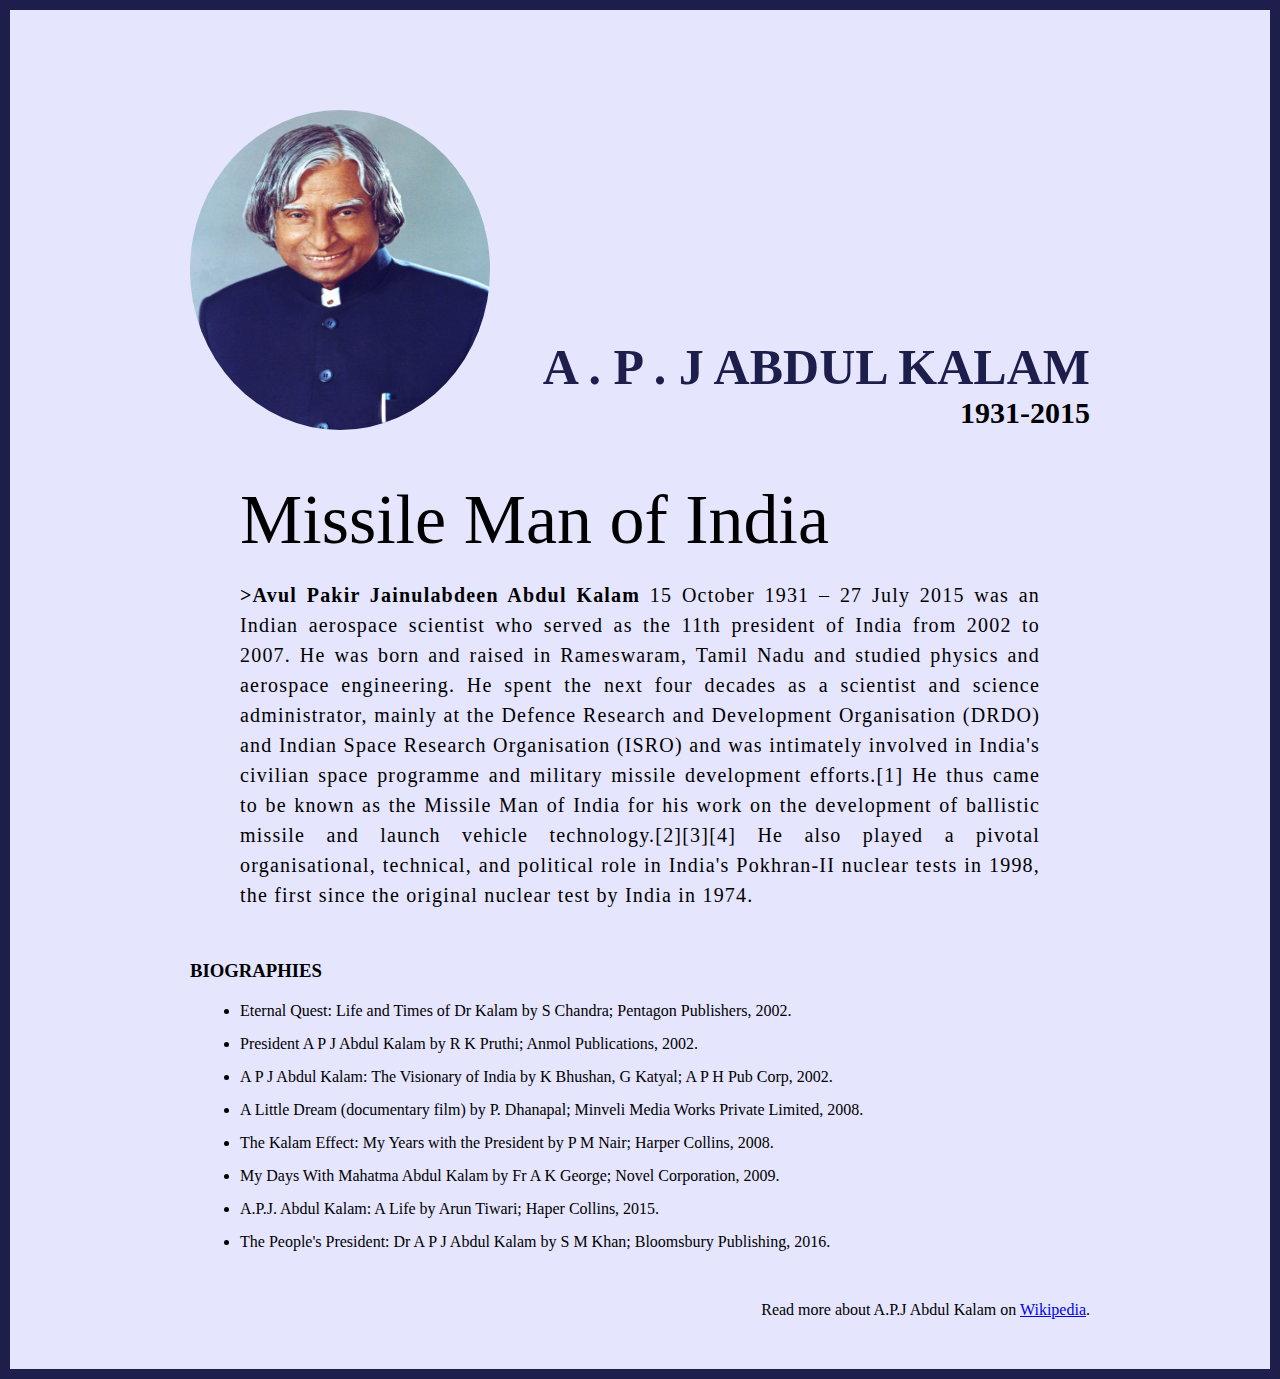
<file: HTML CSS - 01/index.html>
<!DOCTYPE html>
<html lang="en">
<head>
    <meta charset="UTF-8">
    <meta name="viewport" content="width=device-width, initial-scale=1.0">
    <title>The Tribute Website ! A.P.J Abdul Kalam</title>
    <link rel="stylesheet" href="style.css">
</head>
<body>
    <div class="container">
        <div class="content">
            <section class="top_section">
                <div class="image_container">
                    <img src="abdul_kalam.jpg" alt="abdul_kalam">
                </div>
                <div>
                    <h1>A . P . J Abdul Kalam</h1>
                    <h4>1931-2015</h4>
                </div>
            </section>
            <section class="about_section">
                <h2>Missile Man of India</h2>
                <p><b>>Avul Pakir Jainulabdeen Abdul Kalam</b> 15 October 1931 – 27 July
                    2015  was an Indian aerospace scientist who served as the 11th
                    president of India from 2002 to 2007. He was born and raised in
                    Rameswaram, Tamil Nadu and studied physics and aerospace
                    engineering. He spent the next four decades as a scientist and
                    science administrator, mainly at the Defence Research and
                    Development Organisation (DRDO) and Indian Space Research
                    Organisation (ISRO) and was intimately involved in India's civilian
                    space programme and military missile development efforts.[1] He thus
                    came to be known as the Missile Man of India for his work on the
                    development of ballistic missile and launch vehicle
                    technology.[2][3][4] He also played a pivotal organisational,
                    technical, and political role in India's Pokhran-II nuclear tests in
                    1998, the first since the original nuclear test by India in 1974.
                  </p>
            </section>
            <section class="biography_section">
                <h3>Biographies</h3>
                <ul>
                    <li>
                        Eternal Quest: Life and Times of Dr Kalam by S Chandra; Pentagon
                        Publishers, 2002.
                      </li>
                      <li>
                        President A P J Abdul Kalam by R K Pruthi; Anmol Publications,
                        2002.
                      </li>
                      <li>
                        A P J Abdul Kalam: The Visionary of India by K Bhushan, G Katyal;
                        A P H Pub Corp, 2002.
                      </li>
                      <li>
                        A Little Dream (documentary film) by P. Dhanapal; Minveli Media
                        Works Private Limited, 2008.
                      </li>
                      <li>
                        The Kalam Effect: My Years with the President by P M Nair; Harper
                        Collins, 2008.
                      </li>
                      <li>
                        My Days With Mahatma Abdul Kalam by Fr A K George; Novel
                        Corporation, 2009.
                      </li>
                      <li>
                        A.P.J. Abdul Kalam: A Life by Arun Tiwari; Haper Collins, 2015.
                      </li>
                      <li>
                        The People's President: Dr A P J Abdul Kalam by S M Khan;
                        Bloomsbury Publishing, 2016.
                      </li>
                </ul>
            </section>
            <footer>
                <p>Read more about A.P.J Abdul Kalam on <a href="https://www.wikipedia.org/">Wikipedia</a>.</p></footer>
        </div>
    </div>
</body>
</html>
</file>
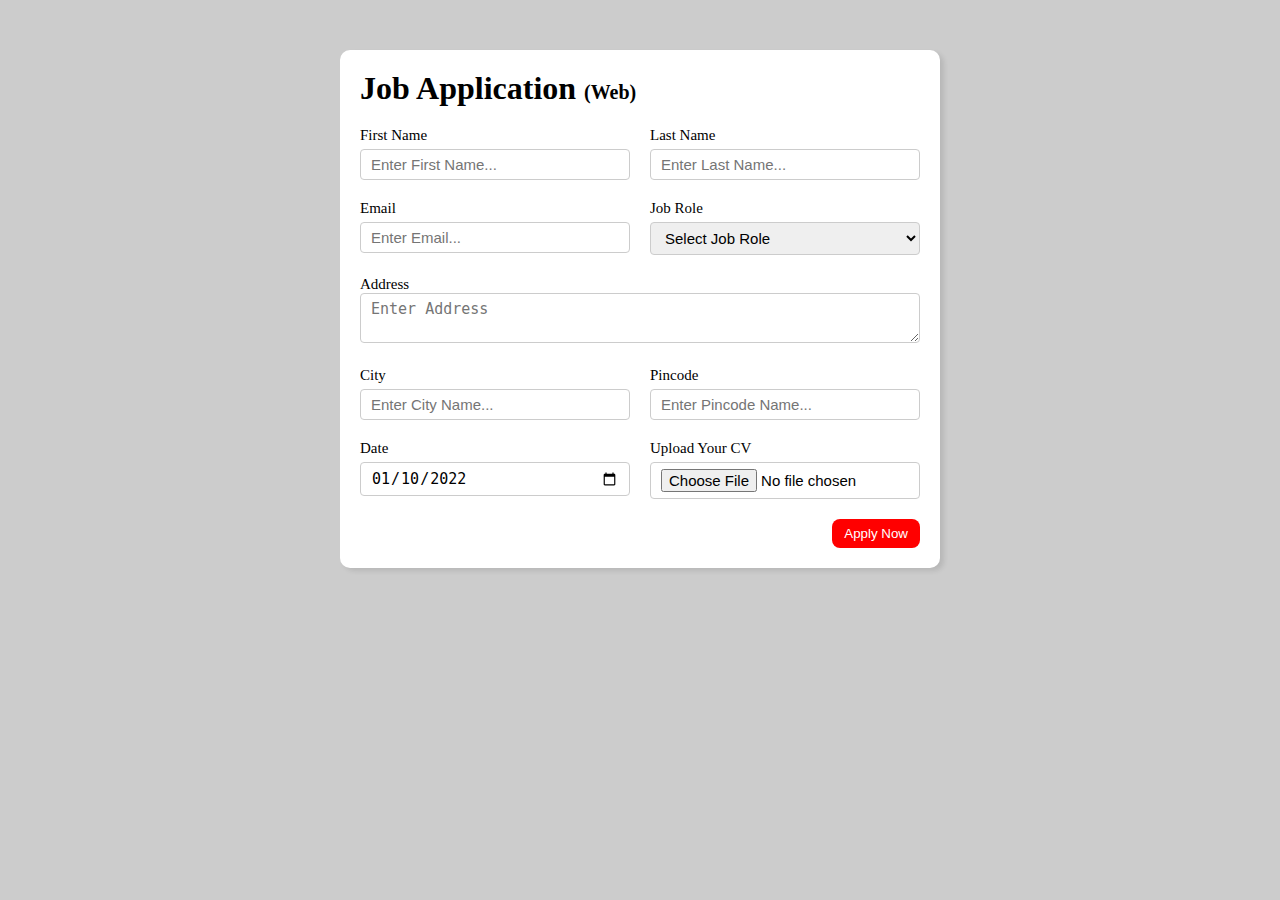
<file: HTML CSS - 02/index.html>
<!DOCTYPE html>
<html lang="en">
  <head>
    <meta charset="UTF-8" />
    <meta http-equiv="X-UA-Compatible" content="IE=edge" />
    <meta name="viewport" content="width=device-width, initial-scale=1.0" />
    <title>Job Application Form</title>
    <link rel="stylesheet" href="style.css" />
  </head>
  <body>
    <div class="container">
      <div class="apply_box">
        <h1>
          Job Application
          <span class="title_small">(Web)</span>
        </h1>
        <form action="">
          <div class="form_container">
            <div class="form_control">
              <label for="first_name"> First Name </label>
              <input
                id="first_name"
                name="first_name"
                placeholder="Enter First Name..."
              />
            </div>
            <div class="form_control">
              <label for="last_name"> Last Name </label>
              <input
                id="last_name"
                name="last_name"
                placeholder="Enter Last Name..."
              />
            </div>
            <div class="form_control">
              <label for="email"> Email </label>
              <input
                type="email"
                id="email"
                name="email"
                placeholder="Enter Email..."
              />
            </div>
            <div class="form_control">
              <label for="job_role"> Job Role </label>
              <select id="job_role" name="job_role">
                <option value="">Select Job Role</option>
                <option value="frontend">Frontend Developer</option>
                <option value="backend">Backend Developer</option>
                <option value="full_stack">Full Stack Developer</option>
                <option value="ui_ux">UI UX Designer</option>
              </select>
            </div>
            <div class="textarea_control">
              <label for="address"> Address </label>
              <textarea
                id="address"
                name="address"
                row="4"
                cols="50"
                placeholder="Enter Address"
              ></textarea>
            </div>
            <div class="form_control">
              <label for="city"> City </label>
              <input id="city" name="city" placeholder="Enter City Name..." />
            </div>
            <div class="form_control">
              <label for="pincode"> Pincode </label>
              <input
                type="number"
                id="pincode"
                name="pincode"
                placeholder="Enter Pincode Name..."
              />
            </div>
            <div class="form_control">
              <label for="date"> Date </label>
              <input value="2022-01-10" type="date" id="date" name="date" />
            </div>
            <div class="form_control">
              <label for="upload"> Upload Your CV </label>
              <input type="file" id="upload" name="upload" />
            </div>
          </div>
          <div class="button_container">
            <button type="submit">Apply Now</button>
          </div>
        </form>
      </div>
    </div>
  </body>
</html>
</file>
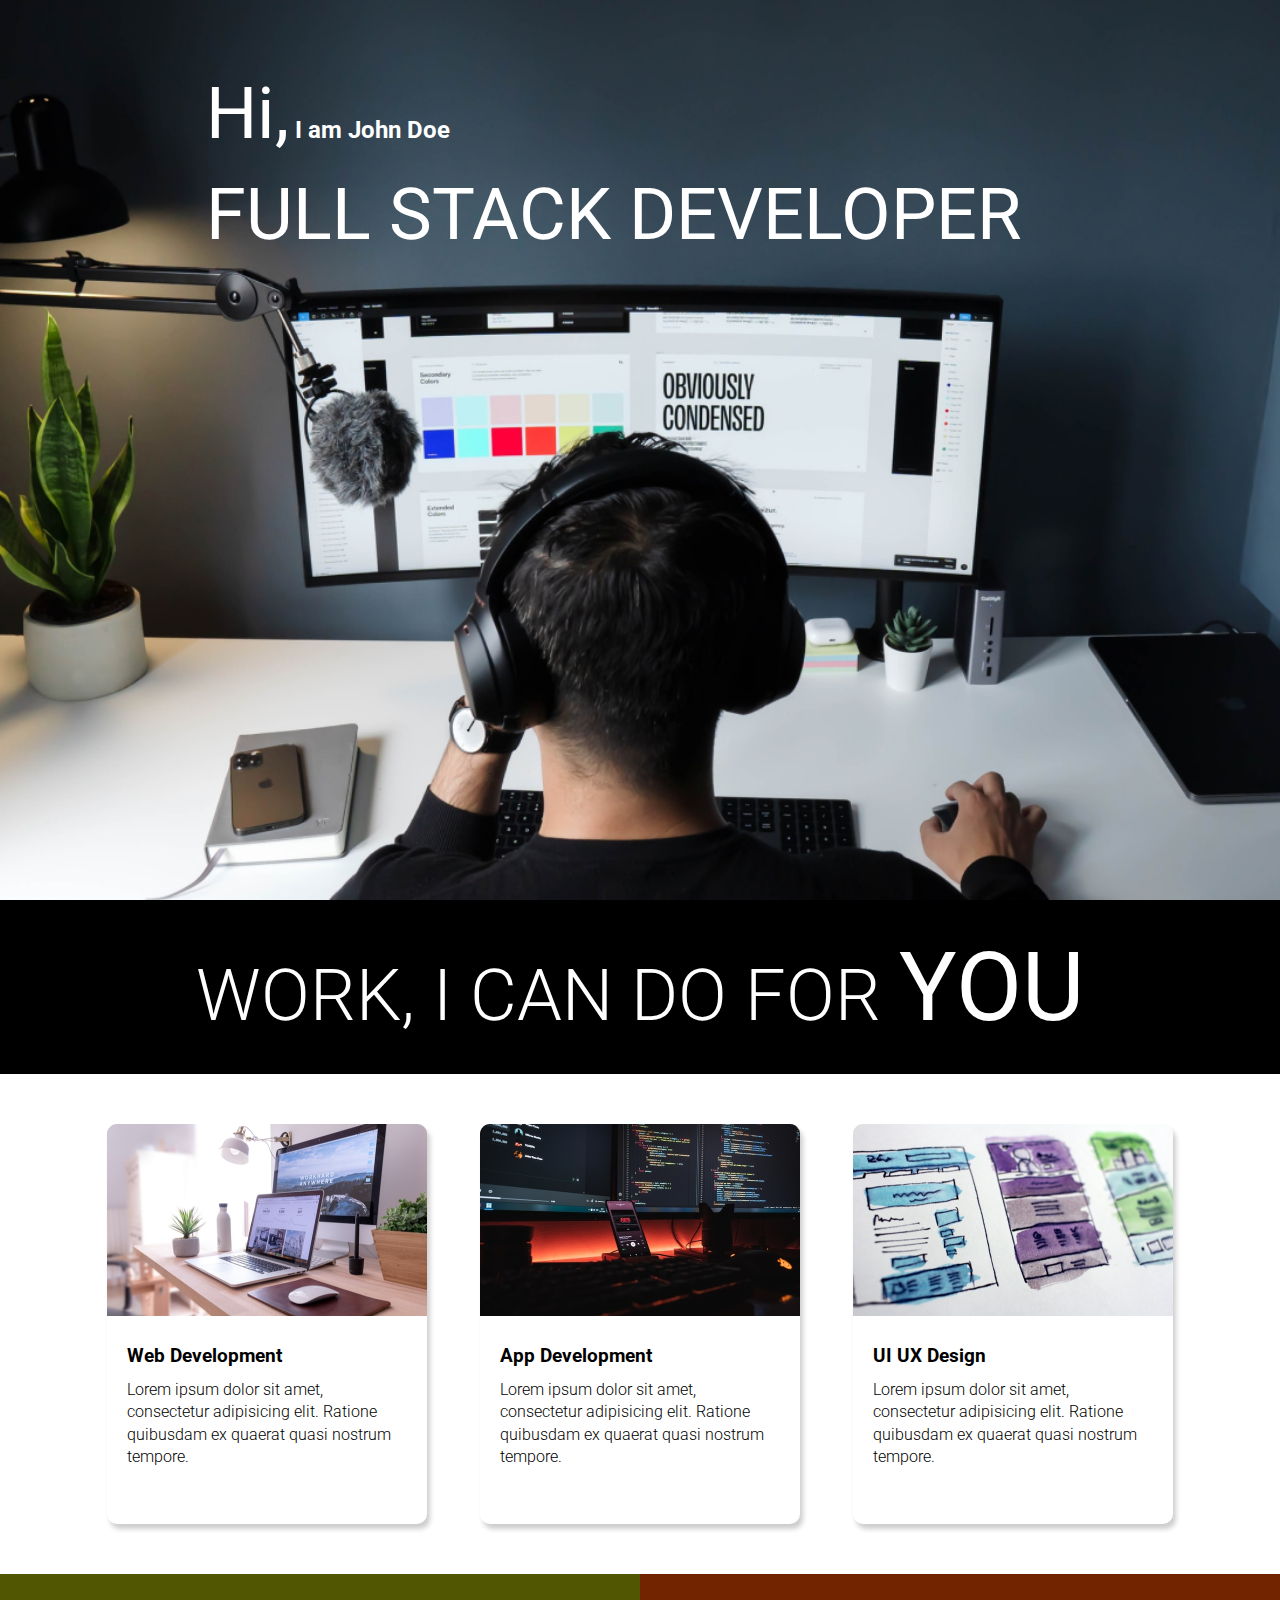
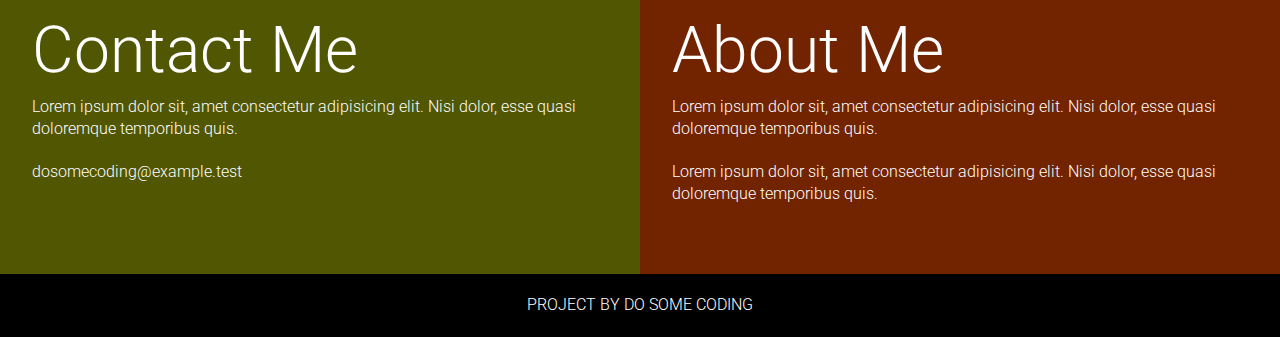
<file: HTML CSS - 04/index.html>
<!DOCTYPE html>
<html lang="en">
  <head>
    <meta charset="UTF-8" />
    <meta http-equiv="X-UA-Compatible" content="IE=edge" />
    <meta name="viewport" content="width=device-width, initial-scale=1.0" />
    <title>Developer | Landing Page</title>
    <link rel="stylesheet" href="style.css" />
  </head>
  <body>
    <section class="hero_section">
      <div class="text_container">
        <h2><span class="lg_text">Hi,</span> I am John Doe</h2>
        <h1 class="lg_text">FULL STACK DEVELOPER</h1>
      </div>
    </section>
    <section class="black_box">
      <h2>WORK, I CAN DO FOR <span>YOU</span></h2>
    </section>
    <section class="work">
      <div class="grid_item">
        <div class="card">
          <div class="image_container">
            <img src="web (1).png"web development" />
          </div>
          <div class="card_content">
            <h3>Web Development</h3>
            <p>
              Lorem ipsum dolor sit amet, consectetur adipisicing elit. Ratione
              quibusdam ex quaerat quasi nostrum tempore.
            </p>
          </div>
        </div>
      </div>
      <div class="grid_item">
        <div class="card">
          <div class="image_container">
            <img src="mobile.png" alt="app development" />
          </div>
          <div class="card_content">
            <h3>App Development</h3>
            <p>
              Lorem ipsum dolor sit amet, consectetur adipisicing elit. Ratione
              quibusdam ex quaerat quasi nostrum tempore.
            </p>
          </div>
        </div>
      </div>
      <div class="grid_item">
        <div class="card">
          <div class="image_container">
            <img src="uiux.png" alt="web development" />
          </div>
          <div class="card_content">
            <h3>UI UX Design</h3>
            <p>
              Lorem ipsum dolor sit amet, consectetur adipisicing elit. Ratione
              quibusdam ex quaerat quasi nostrum tempore.
            </p>
          </div>
        </div>
      </div>
    </section>
    <section class="bottom_section">
      <div class="contact">
        <h2>Contact Me</h2>
        <p>
          Lorem ipsum dolor sit, amet consectetur adipisicing elit. Nisi dolor,
          esse quasi doloremque temporibus quis.
        </p>
        <p>dosomecoding@example.test</p>
      </div>
      <div class="about">
        <h2>About Me</h2>

        <p>
          Lorem ipsum dolor sit, amet consectetur adipisicing elit. Nisi dolor,
          esse quasi doloremque temporibus quis.
        </p>
        <p>
          Lorem ipsum dolor sit, amet consectetur adipisicing elit. Nisi dolor,
          esse quasi doloremque temporibus quis.
        </p>
      </div>
    </section>
    <footer>Project By do some coding</footer>
  </body>
</html>
</file>
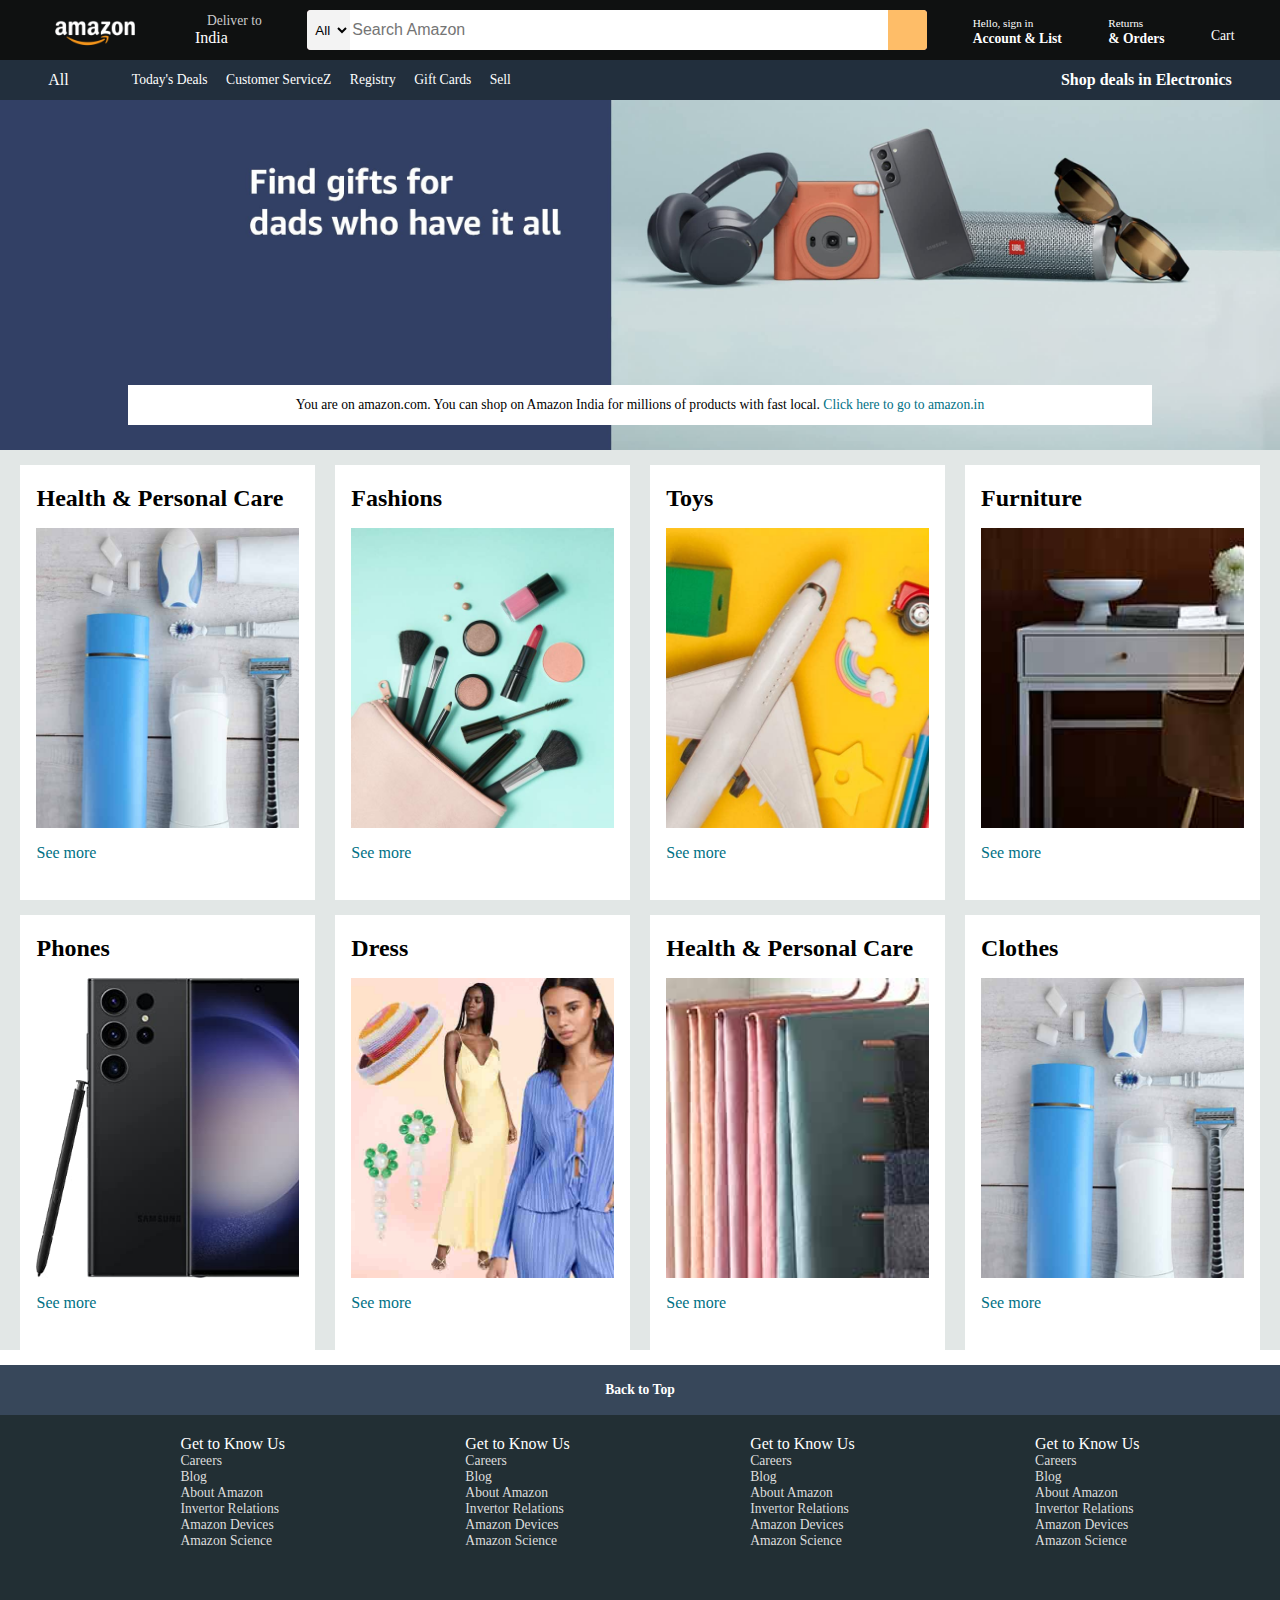
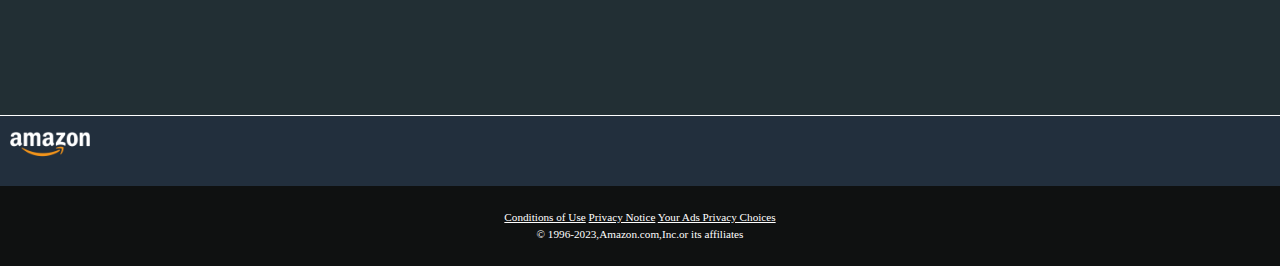
<file: Project-01 Amazon-clone/index.html>
<!DOCTYPE html>
<html lang="en">
<head>
    <meta charset="UTF-8">
    <meta name="viewport" content="width=device-width, initial-scale=1.0">
    <title>Amazon</title>
    <link rel="icon" href="favicon.png">
    <link rel="stylesheet" href="https://cdnjs.cloudflare.com/ajax/libs/font-awesome/6.4.2/css/all.min.css" integrity="sha512-z3gLpd7yknf1YoNbCzqRKc4qyor8gaKU1qmn+CShxbuBusANI9QpRohGBreCFkKxLhei6S9CQXFEbbKuqLg0DA==" crossorigin="anonymous" referrerpolicy="no-referrer" >
    <link rel="stylesheet" href="style.css">
</head>
<body>
    <header>
        <div class="navbar">
            <div class="navlogo border">
                <div class="logo"></div>
            </div>

            <div class="navadress border">
                <p class="address-first">Deliver to</p>
                <div class="add-icon">
                    <i class="fa-solid fa-location-dot"></i>
                    <p class="address-second">India</p>
                </div>
            </div>

            <div class="nav-search">
                <select class="search-select">
                    <option value="">All</option>
                </select>
                <input type="text" name="" id="" placeholder="Search Amazon" class="search-input">
                <div class="search-icon">
                    <i class="fa-solid fa-magnifying-glass"></i>
                </div>
            </div>

            <div class="nav-sigin border">
                <p><span>Hello, sign in</span></p>
                <p class="nav-second">Account & List</p>
            </div>

            <div class="nav-sigin border">
                <p><span>Returns</span></p>
                <p class="nav-second">& Orders</p>
            </div>

            <div class="nav-cart border">
                <i class="fa-solid fa-cart-shopping"></i>
                Cart
            </div>
        </div>

        <div class="panal">
            <div class="panal-all">
                <i class="fa-solid fa-bars"></i>
                All
            </div>
            <div class="panal-ops">
                <p>Today's Deals</p>
                <p>Customer Service</p>Z
                <p>Registry</p>
                <p>Gift Cards</p>
                <p>Sell</p>
            </div>
            <div class="panel-deals">
                <b>Shop deals in Electronics</b> 
            </div>
        </div>
    </header>

    <div class="hero-section">
        <div class="hero-message">
            <p>You are on amazon.com. You can shop on Amazon India for millions of products with fast local. <a href="">Click here to go to amazon.in</a></p>
        </div>
    </div>

    <div class="shop-section">
        <div class="box1 box">
            <div class="box-content">
                <h2>Health & Personal Care</h2>
                <div class="box-img" style="background-image: url('box2_image.jpg');"></div>
                <p>See more</p>
            </div>
        </div>
        <div class="box">
            <div class="box-content">
                <h2>Fashions </h2>
                <div class="box-img" style="background-image: url('box5_image.jpg');"></div>
                <p>See more</p>
            </div>
        </div>
        <div class="box">
            <div class="box-content">
                <h2>Toys</h2>
                <div class="box-img" style="background-image: url('box7_image.jpg');"></div>
                <p>See more</p>
            </div>
        </div>
        <div class="box">
            <div class="box-content">
                <h2>Furniture</h2>
                <div class="box-img" style="background-image: url('box3_image.jpg');"></div>
                <p>See more</p>
            </div>
        </div>
        <div class=" box">
            <div class="box-content">
                <h2>Phones</h2>
                <div class="box-img" style="background-image: url('box4_image.jpg');"></div>
                <p>See more</p>
            </div>
        </div>
        <div class="box">
            <div class="box-content">
                <h2>Dress</h2>
                <div class="box-img" style="background-image: url('box8_image.jpg');"></div>
                <p>See more</p>
            </div>
        </div>
        <div class="box">
            <div class="box-content">
                <h2>Health & Personal Care</h2>
                <div class="box-img" style="background-image: url('box1_image.jpg');"></div>
                <p>See more</p>
            </div>
        </div>
        <div class="box">
            <div class="box-content">
                <h2>Clothes</h2>
                <div class="box-img" style="background-image: url('box2_image.jpg');"></div>
                <p>See more</p>
            </div>
        </div>
    </div>

    <footer>
        <div class="foot-panel1">
            <b>Back to Top</b>
        </div>

        <div class="foot-panel2">
            <ul>
                <p>Get to Know Us</p>
                <a href="">Careers</a>
                <a href="">Blog</a>
                <a href="">About Amazon</a>
                <a href="">Invertor Relations</a>
                <a href="">Amazon Devices</a>
                <a href="">Amazon Science</a>
            </ul>
            <ul>
                <p>Get to Know Us</p>
                <a href="">Careers</a>
                <a href="">Blog</a>
                <a href="">About Amazon</a>
                <a href="">Invertor Relations</a>
                <a href="">Amazon Devices</a>
                <a href="">Amazon Science</a>
            </ul>
            <ul>
                <p>Get to Know Us</p>
                <a href="">Careers</a>
                <a href="">Blog</a>
                <a href="">About Amazon</a>
                <a href="">Invertor Relations</a>
                <a href="">Amazon Devices</a>
                <a href="">Amazon Science</a>
            </ul>
            <ul>
                <p>Get to Know Us</p>
                <a href="">Careers</a>
                <a href="">Blog</a>
                <a href="">About Amazon</a>
                <a href="">Invertor Relations</a>
                <a href="">Amazon Devices</a>
                <a href="">Amazon Science</a>
            </ul>
        </div>
        
        <div class="foot-panel3">
            <div class="logo1"></div>
        </div>

        <div class="foot-panel4">
            <div class="pages">
                <a href="">Conditions of Use</a>
                <a href="">Privacy Notice</a>
                <a href="">Your Ads Privacy Choices</a>
            </div>
            <div class="copyright">
                <p>&copy 1996-2023,Amazon.com,Inc.or its affiliates</p>
            </div> 
        </div>
    </footer>
</body>
</html>
</file>
<file: HTML CSS - 01/style.css>
*{
    margin: 0;
    padding: 0;
}
.container{
    background-color: #e5e5fd;
    min-height: 100vh;
    border: 10px solid #1d1e4c;
}
.content{
    max-width: 900px;
    margin: 0 auto;
}
.image_container{
    border-radius: 50%;
    overflow: hidden;
}
.image_container,img{
    width: 300px;
    height: 320px;
}
.top_section{
    margin-top: 100px;
    display: flex;
    justify-content: space-between;
    align-items: end;
}
.top_section h1{
    font-size: 50px;
    font-weight: bold;
    color: #1d1e4c;
    text-transform: uppercase;
}
.top_section h4{
    text-align: end;
    font-size: 30px;
}
.about_section{
    margin: 50px;
}
.about_section h2{
    font-size: 70px;
    font-weight: 400;
    margin-bottom: 20px;
}
.about_section p{
    text-align: justify;
    font-size: 20px;
    line-height: 30px;
    letter-spacing: 1.2px;
}
.biography_section{
    margin: 50px 0;
}
.biography_section h3{
    text-transform: uppercase;
    margin-bottom: 20px;
}
.biography_section ul{
    margin-left: 50px;
}
.biography_section li{
    margin-bottom: 15px;
}
footer{
    margin: 50px 0;
}
footer p{
    text-align: end;
}
</file>
<file: HTML CSS - 02/style.css>
* {
    margin: 0;
    padding: 0;
    box-sizing: border-box;
  }
  
  body {
    background-color: #ccc;
  }
  .container {
    max-width: 900px;
    margin: 0 auto;
  }
  
  .apply_box {
    max-width: 600px;
    padding: 20px;
    background-color: white;
    margin: 0 auto;
    margin-top: 50px;
    box-shadow: 4px 3px 5px rgba(1, 1, 1, 0.1);
    border-radius: 10px;
  }
  
  .title_small {
    font-size: 20px;
  }
  
  .form_container {
    margin-top: 20px;
    display: grid;
    grid-template-columns: repeat(auto-fit, minmax(200px, 1fr));
    gap: 20px;
  }
  .form_control {
    display: flex;
    flex-direction: column;
  }
  
  label {
    font-size: 15px;
    margin-bottom: 5px;
  }
  
  input,
  select,
  textarea {
    padding: 6px 10px;
    border: 1px solid #ccc;
    border-radius: 4px;
    font-size: 15px;
  }
  
  input:focus {
    outline-color: red;
  }
  
  .button_container {
    display: flex;
  
    justify-content: flex-end;
    margin-top: 20px;
  }
  button {
    background-color: red;
    border: transparent solid 2px;
    padding: 5px 10px;
    color: white;
    border-radius: 8px;
    transition: 0.3s ease-in;
  }
  button:hover {
    background-color: #ccc;
    border: 2px solid red;
    color: black;
    transition: 0.3s ease-out;
    cursor: pointer;
  }
  .textarea_control {
    grid-column: 1 / span 2;
  }
  .textarea_control textarea {
    width: 100%;
  }
  
  @media (max-width: 460px) {
    .textarea_control {
      grid-column: 1 / span 1;
    }
  } ;
</file>
<file: HTML CSS - 04/style.css>
@import url("https://fonts.googleapis.com/css2?family=Roboto:ital,wght@0,100;0,300;0,400;0,500;0,700;0,900;1,100;1,300;1,400;1,500;1,700;1,900&display=swap");
* {
  margin: 0;
  padding: 0;
  box-sizing: border-box;
}

html,
body {
  line-height: 1.4;
  font-weight: 300;
  font-family: "Roboto", sans-serif;
}

.hero_section {
  background-image: url(developer.png);
  min-height: 100vh;
  background-position: center;
  background-size: cover;
  background-repeat: no-repeat;
}
.text_container {
  color: white;
  max-width: 900px;
  margin: 0 auto;
  padding-top: 64px;
  padding-left: 16px;
}
.lg_text {
  font-size: 72px;
  font-weight: 400;
}
.black_box {
  background-color: #000;
  padding: 20px;
}
.black_box h2 {
  font-size: 72px;
  color: white;
  text-align: center;
  font-weight: 300;
}

.black_box h2 span {
  font-weight: 400;
  font-size: 96px;
}
.work {
  display: grid;
  gap: 20px;
  grid-template-columns: repeat(auto-fit, minmax(320px, 1fr));
  max-width: 1100px;
  margin: 50px auto;
}
.grid_item {
  display: flex;
  justify-content: center;
  align-items: center;
}
.card {
  max-width: 320px;
  height: 400px;
  border-radius: 10px;
  box-shadow: 3px 5px 5px rgba(1, 1, 1, 0.2);
  transition: 0.2s ease-in-out;
}
.card:hover {
  transform: scale(1.04);
  box-shadow: 3px 5px 5px rgba(1, 1, 1, 0.3);
  transition: 0.2s ease-in-out;
}
.card_content {
  padding: 20px;
}
.card_content h3 {
  margin-bottom: 10px;
}
.bottom_section {
  display: flex;
}
.contact {
  background-color: #515603;
}
.about {
  background-color: #722300;
}

.contact,
.about {
  min-height: 300px;
  padding: 32px;
  color: white;
}
.about h2,
.contact h2 {
  font-size: 64px;
  font-weight: 300;
}
.about p,
.contact p {
  margin-bottom: 20px;
}

footer {
  text-align: center;
  text-transform: uppercase;
  background-color: #000;
  padding: 20px;
  color: white;
}
@media (max-width: 786px) {
  .hero_section {
    min-height: 50vh;
  }
  .text_container {
    padding: 10px 0;
    text-align: center;
  }
  .lg_text {
    font-size: 32px;
  }
  .black_box h2 {
    font-size: 24px;
  }
  .black_box h2 span {
    font-weight: 400;
    font-size: 32px;
  }
  .bottom_section {
    flex-direction: column;
  }
  h1 {
    font-size: 32px;
  }
  .about h2,
  .contact h2 {
    font-size: 32px;
  }
}
</file>
<file: Project-01 Amazon-clone/style.css>
*{
    margin: 0;
    font-size: arial;
    border: border-box;
}

.navbar{
    height: 60px;
    background-color: #0f1111;
    color: white;
    display: flex;
    align-items: center;
    justify-content: space-evenly;
}

.navlogo{
    height: 50px;
    width: 100px;
}

.logo{
    background-image: url("amazon_logo.png");
    background-size: cover;
    height: 50px;
    width: 100%;
}

.border{
    border: 1.5px solid transparent;
}

.border:hover{
    border: 1.5px solid white;
}

/** box2 **/
.address-first{
    color: #cccccc;
    font-size: 0.85rem;
    margin-left: 15px;
}

.address-second{
    font-size: 1rem;
    margin-left: 3px;
}

.add-icon{
    display: flex;
    align-items: center;
}

/** box3 **/
.nav-search{
    display: flex;
    justify-content: space-evenly;
    background-color: pink;
    width: 620px;
    height: 40px;
    border-radius: 4px;
}

.search-select{
    background-color: #f3f3f3;
    width: 50px;
    text-align: center;
    border-top-left-radius: 4px;
    border-bottom-left-radius: 4px;
    border: none;
}

.search-input{
    width: 100%;
    font-size: 1rem;
    border: none;
}

.search-icon{
    width: 45px;
    display: flex;
    justify-content: center;
    align-items: center;
    font-size: 1.2rem;
    background-color: #febd68;
    border-top-right-radius: 4px;
    border-bottom-right-radius: 4px;
    color: #0f1111;
}

.nav-search:hover{
    border: 2px solid orange;
}

/** box4 **/
span{
    font-size: 0.7rem;
}

.nav-second{
    font-size: 0.85rem;
    font-weight: 700;
}

/** box6**/
.nav-cart i{
    font-size: 30px;
}

.nav-cart{
    font-size: 0.85rem;
}

/** panal **/
.panal{
    height: 40px;
    background-color: #222f3d;
    display: flex;
    color: white;
    align-items: center;
    justify-content: space-evenly;
}

.panal-ops p{
    display: inline;
    margin-left: 15px;
}

.panal-ops{
    width: 70%;
    font-size: 0.85rem;
}

.panal-deals{
    font-size: 0.9rem;
    font-weight: 700;
}

/** hero section **/
.hero-section{
    background-image: url(hero_image.jpg);
    background-size: cover;
    height: 350px;
    display: flex;
    justify-content: center;
    align-items: flex-end;
}

.hero-message{
    background-color: white;
    color: black;
    height: 40px;
    display: flex;
    align-items: center;
    justify-content: center;
    font-size: 0.85rem;
    width: 80%;
    margin-bottom: 25px;
}

.hero-message a{
    text-decoration: none;
    color: #007185;
}

/** shop section**/
.shop-section{
    display:flex;
    flex-wrap: wrap;
    justify-content: space-evenly;
    background-color: #e2e7e6;
}

.box{ 
    height: 400px;
    width: 23%;
    background-color: white;
    padding: 20px 0px 15px;
    margin-top: 15px;
}

.box-img{
    height:300px;
    background-size: cover;
    margin-top: 1rem;
    margin-bottom: 1rem;
}

.box-content{
    margin-left: 1rem;
    margin-right: 1rem;
}

.box-content p{
    color: #007185;
}

/** footer **/
footer{
    margin-top: 15px;
}

.foot-panel1{
    background-color: #37475a;
    color: white;
    height: 50px;
    display: flex;
    justify-content: center;
    align-items: center;
    font-size: 0.85rem;
}

.foot-panel2{
    background-color: #222f34;
    color: white;
    height: 300px;
    display: flex;
    justify-content: space-evenly;
}

ul{
    margin-top: 20px;
}

ul a{
    color: #dddddd;
    text-decoration: none;
    display: block;
    font-size: 0.85rem;
    margin-top: 0.85;
}

.foot-panel3{
    background-color: #222f3d;
    color: white;
    border-top: 0.5px solid white;
    height: 70px;
    justify-content: center;
    align-items: center;
}


.logo1{
    background-image: url("amazon_logo.png");
    background-size: cover;
    height: 50px;
    width: 100px;
}

.foot-panel4{
    background-color: #0f1111;
    color: white;
    height: 80px;
    font-size: 0.7rem;
    text-align: center;
}

.foot-panel4 a{
    color: white;
}

.pages{
    padding-top: 25px;
}

.copyright{
    padding-top: 5px;
}
</file>
